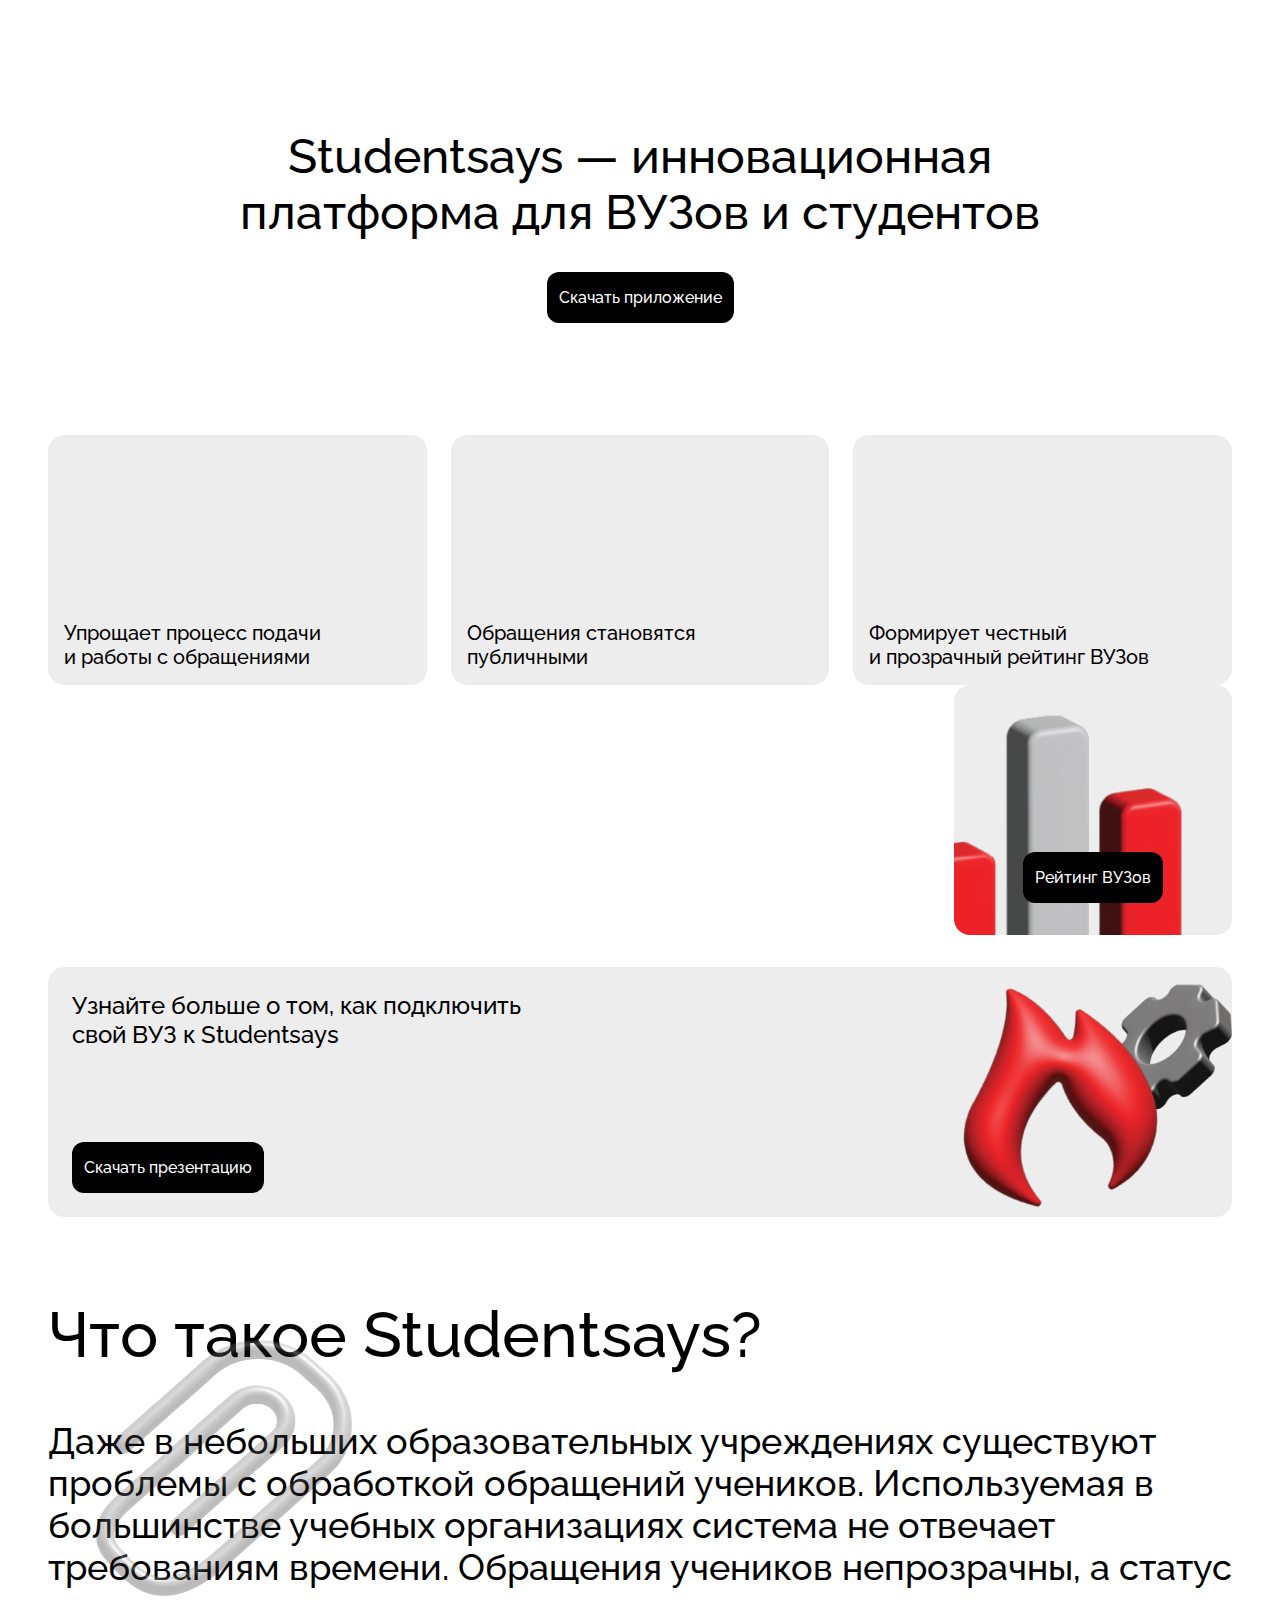
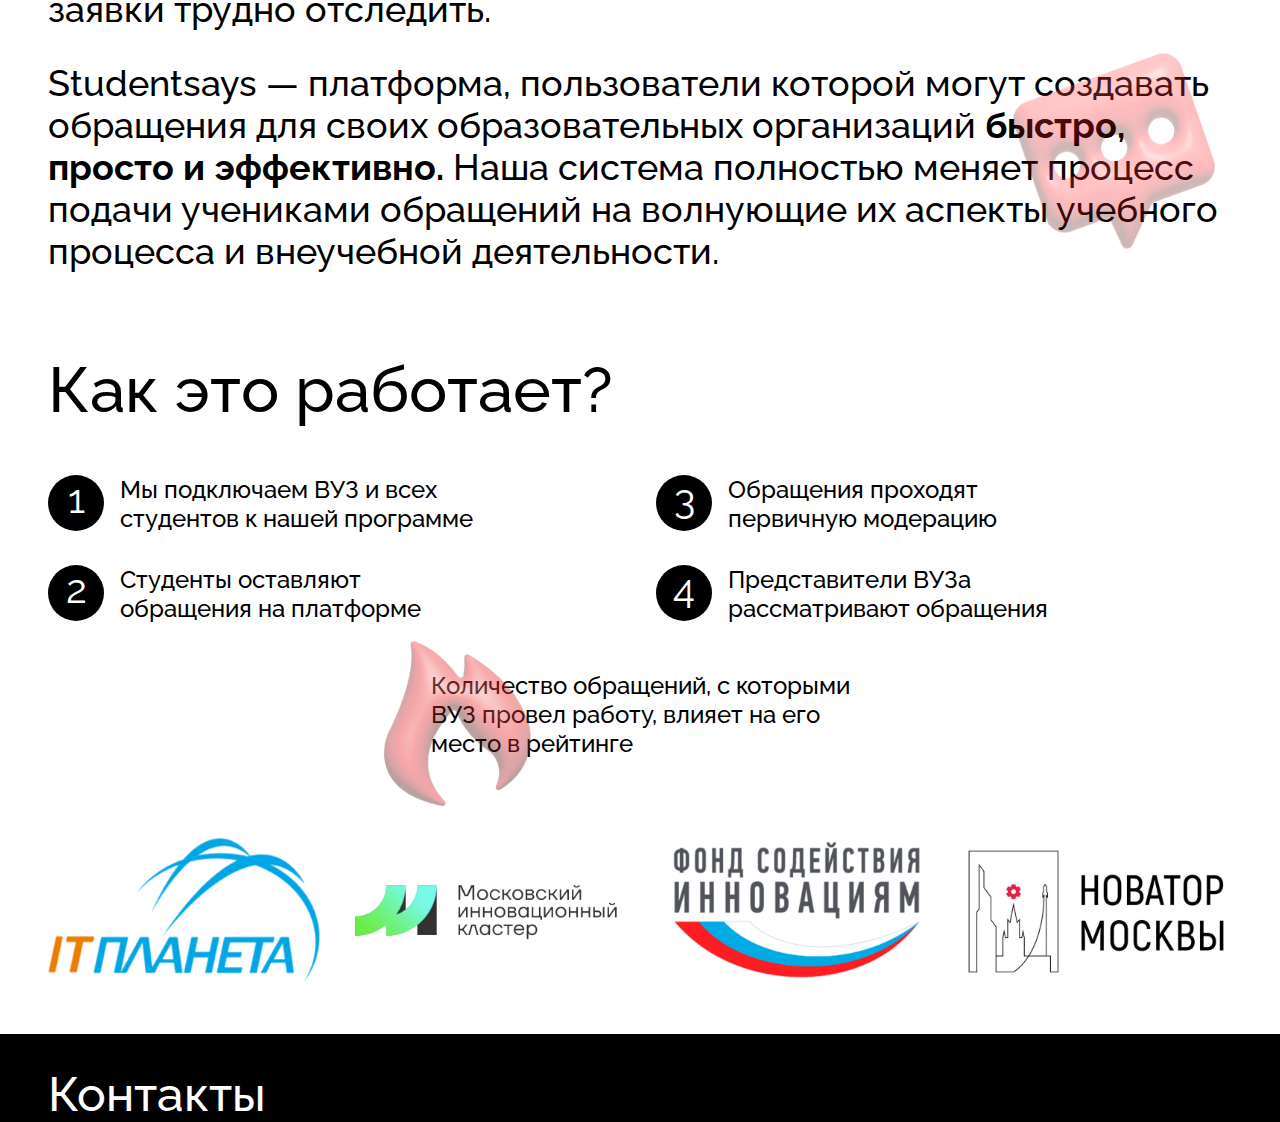
<file: landing.html>
<!DOCTYPE html>
<html lang="en">
  <head>
    <link
      rel="shortcut icon"
      href="./media/images/favicon-32x32.png"
      type="image/x-icon"
    />
    <meta charset="UTF-8" />
    <meta name="viewport" content="width=device-width, initial-scale=1.0" />
    <title>Studentsays</title>
    <link rel="stylesheet" href="./media/styles/landing_style.css" />
    <link rel="preconnect" href="https://fonts.googleapis.com" />
    <link rel="preconnect" href="https://fonts.gstatic.com" crossorigin />
    <link
      href="https://fonts.googleapis.com/css2?family=Raleway:ital,wght@0,100..900;1,100..900&display=swap"
      rel="stylesheet"
    />
  </head>
  <body>
    <section class="main-body">
      <div class="header-div">
        <div>
          <p class="header-text">
            Studentsays — инновационная <br />
            платформа для ВУЗов и студентов
          </p>
        </div>
        <div class="display-center">
          <button class="default-button">Скачать приложение</button>
        </div>
      </div>
      <div class="benefits-div">
        <div class="benefits-block-1">
          <p>
            Упрощает процесс подачи <br />
            и работы с обращениями
          </p>
        </div>
        <div class="benefits-block-2">
          <p>
            Обращения становятся <br />
            публичными
          </p>
        </div>
        <div class="benefits-block-3">
          <p>
            Формирует честный <br />
            и прозрачный рейтинг ВУЗов
          </p>
        </div>
      </div>
      <div class="info-div">
        <div class="info-block-1">
          <div class="info-block-1-text-div">
            <p class="info-block-1-text-header">
              Studentsays <span style="font-weight: bold">для студентов</span>
            </p>
            <p>
              Улучшайте качество вашего образовательного процесса <br />
              быстро и эффективно: оставляйте обращения и следите <br />
              за решением проблем в вашем ВУЗе онлайн
            </p>
          </div>
        </div>
        <div class="info-block-2">
          <button class="default-button">Рейтинг ВУЗов</button>
        </div>
      </div>
      <div class="more-div">
        <div class="more-block">
          <p>
            Узнайте больше о том, как подключить <br />свой ВУЗ к Studentsays
          </p>
          <button class="default-button">Скачать презентацию</button>
        </div>
      </div>
      <div class="about-div">
        <h1 class="about-header">Что такое Studentsays?</h1>

        <img
          class="about-img-clip"
          src="./media/images/3d_clip.png"
          alt="3d_clip"
        />

        <img
          class="about-img-comment"
          src="./media/images/3d_comment.png"
          alt="3d_comment"
        />

        <p class="about-text">
          Даже в небольших образовательных учреждениях существуют проблемы с
          обработкой обращений учеников. Используемая в большинстве учебных
          организациях система не отвечает требованиям времени. Обращения
          учеников непрозрачны, а статус заявки трудно отследить.
        </p>
        <p class="about-text">
          Studentsays — платформа, пользователи которой могут создавать
          обращения для своих образовательных организаций
          <span style="font-weight: bold"> быстро, просто и эффективно. </span>
          Наша система полностью меняет процесс подачи учениками обращений на
          волнующие их аспекты учебного процесса и внеучебной деятельности.
        </p>
      </div>
      <div class="how-div">
        <h1 class="how-header">Как это работает?</h1>
        <!-- <img
          class="how-to-setting-img"
          src="./media/images/3d_setting.png"
          alt="3d_setting"
        /> -->
        <div class="how-to-steps-div">
          <div class="how-to-step-1">
            <p class="step-number">1</p>
            <p class="step-text">
              Мы подключаем ВУЗ и всех <br />
              студентов к нашей программе
            </p>
          </div>
          <div class="how-to-step-2">
            <p class="step-number">3</p>
            <p class="step-text">
              Обращения проходят <br />
              первичную модерацию
            </p>
          </div>
          <div class="how-to-step-3">
            <p class="step-number">2</p>
            <p class="step-text">
              Студенты оставляют <br />
              обращения на платформе
            </p>
          </div>
          <div class="how-to-step-4">
            <p class="step-number">4</p>
            <p class="step-text">
              Представители ВУЗа <br />
              рассматривают обращения
            </p>
          </div>
        </div>

        <div class="how-to-important">
          <div>
            <img
              class="how-to-important-img"
              src="./media/images/3d_fire.png"
              alt="fire"
            />
            <p class="how-to-important-text">
              Количество обращений, с которыми <br />
              ВУЗ провел работу, влияет на его <br />
              место в рейтинге
            </p>
          </div>
        </div>
      </div>
      <div class="achievements-div">
        <div class="achievements-block-1">
          <img src="./media/images/itplanet.png" alt="ITПЛАНЕТА" />
        </div>
        <div class="achievements-block-2">
          <img
            src="./media/images/mic.png"
            alt="Московский Иновационный Кластер"
          />
        </div>
        <div class="achievements-block-3">
          <img
            src="./media/images/fasie.png"
            alt="Фонд Содействия Инновациям"
          />
        </div>
        <div class="achievements-block-4">
          <img src="./media/images/novator.png" alt="Новатор Москвы" />
        </div>
      </div>
    </section>
    <div class="footer">
      <div class="footer-box">
        <div>
          <p class="footer-header">Контакты</p>
        </div>
      </div>
    </div>
  </body>
</html>
</file>
<file: media/styles/landing_style.css>
* {
  padding: 0;
  margin: 0;
  font-family: "Raleway", sans-serif;
}

.main-body {
  max-width: 1280px;
  margin: 0 auto;
  padding: 3rem;
}

.header-text {
  font-weight: 500;
  font-size: 48px;
  text-align: center;
  margin: 5rem 0 2rem 0;
}

.display-center {
  display: flex;
  justify-content: center;
}

.default-button {
  border: none;
  background-color: black;
  color: white;
  font-weight: 500;
  font-size: 1rem;
  padding: 1rem 0.75rem;
  border-radius: 0.75rem;
}

.benefits-div {
  display: grid;
  grid-template-columns: repeat(3, 1fr);
  grid-template-rows: 1fr;
  grid-column-gap: 1.5rem;
  grid-row-gap: 0px;
  margin-top: 7rem;
}

.benefits-block-1 {
  grid-area: 1 / 1 / 2 / 2;
  background-color: #ededed;
  width: 100%;
  height: 250px;
  border-radius: 1rem;
  position: relative;
}

.benefits-block-1 p,
.benefits-block-2 p,
.benefits-block-3 p {
  position: absolute;
  bottom: 0;
  left: 0;
  margin: 1rem;
  font-weight: 500;
  font-size: 1.25rem;
}

.benefits-block-2 {
  grid-area: 1 / 2 / 2 / 3;
  background-color: #ededed;
  width: 100%;
  height: 250px;
  border-radius: 1rem;
  position: relative;
}

.benefits-block-3 {
  grid-area: 1 / 3 / 2 / 4;
  background-color: #ededed;
  width: 100%;
  height: 250px;
  border-radius: 1rem;
  position: relative;
}

.info-div {
  display: grid;
  grid-template-columns: repeat(4, 1fr);
  grid-template-rows: 1fr;
  grid-column-gap: 1.5rem;
  grid-row-gap: 0px;
  margin-bottom: 2rem;
}

.info-block-1 {
  grid-area: 1 / 1 / 2 / 4;
  /* background-image: url("../images/info-background.png");
  background-size: cover;
  background-repeat: no-repeat; */
  width: 100%;
  height: 250px;
  border-radius: 1rem;
  position: relative;
}

.info-block-1-text-div {
  position: absolute;
  bottom: 0;
  margin: 1.5rem;
  color: white;
  font-weight: 500;
}

.info-block-1-text-header {
  font-size: 1.5rem;
  margin-bottom: 1rem;
}

.info-block-2 {
  grid-area: 1 / 4 / 2 / 5;
  background-color: #ededed;
  width: 100%;
  height: 250px;
  border-radius: 1rem;
  position: relative;
  display: flex;
  justify-content: center;
  background-image: url("../images/rating.png");
  background-size: cover;
  background-repeat: no-repeat;
}

.info-block-2 button {
  position: absolute;
  bottom: 0;
  margin-bottom: 2rem;
}

.more-div {
  display: grid;
  grid-template-columns: 1fr;
  grid-template-rows: 1fr;
  grid-column-gap: 0px;
  grid-row-gap: 0px;
}

.more-block {
  grid-area: 1 / 1 / 2 / 2;
  background-color: #ededed;
  width: 100%;
  height: 250px;
  border-radius: 1rem;
  position: relative;
  background-image: url("../images/fire\ and\ settings.png");
  background-position: right;
  background-size: 19rem;
  background-repeat: no-repeat;
}

.more-block p {
  /* bottom: 0; */
  margin: 1.5rem;
  font-size: 1.5rem;
  font-weight: 500;
}

.more-block button {
  position: absolute;
  bottom: 0;
  margin: 1.5rem;
}

.about-header,
.how-header {
  font-weight: 500;
  font-size: 4rem;
  margin: 5rem 0 3rem 0;
}

.about-div,
.how-div {
  position: relative;
}

.about-text {
  font-weight: 500;
  font-size: 2.25rem;
  margin-bottom: 2rem;
}

.about-img-clip {
  position: absolute;
  margin: -5rem 0 0 3rem;
  opacity: 0.3;
  width: 16rem;
  height: 16rem;
}

/* .how-to-setting-img {
  position: absolute;
  right: 0;
  margin: -10rem 0 0 0;
  opacity: 0.3;
  width: 16rem;
  height: 16rem;
} */

.about-img-comment {
  position: absolute;
  bottom: 0;
  right: 0;
  margin: -5rem 0 0 3rem;
  width: 14rem;
  height: 14rem;
}

.how-to-steps-div {
  display: grid;
  grid-template-columns: repeat(2, 1fr);
  grid-template-rows: repeat(2, 1fr);
  grid-column-gap: 2rem;
  grid-row-gap: 2rem;
}

.how-to-step-1 {
  grid-area: 1 / 1 / 2 / 2;
  display: flex;
}
.how-to-step-2 {
  grid-area: 1 / 2 / 2 / 3;
  display: flex;
}
.how-to-step-3 {
  grid-area: 2 / 1 / 3 / 2;
  display: flex;
}
.how-to-step-4 {
  grid-area: 2 / 2 / 3 / 3;
  display: flex;
}

.how-to-step-1,
.how-to-step-2,
.how-to-step-3,
.how-to-step-4 {
  position: relative;
}

.step-img {
  display: none;
  position: absolute;
  left: 30%;
  margin-top: -0.25rem;
  opacity: 0.3;
}

.step-number {
  color: white;
  background-color: black;
  width: 3.5rem;
  height: 3.5rem;
  font-size: 2.5rem;
  text-align: center;
  border-radius: 10rem;
  margin-right: 1rem;
}

.step-text {
  font-weight: 500;
  font-size: 1.5rem;
}

.how-to-important {
  display: flex;
  justify-content: center;
  position: relative;
}

.how-to-important-text {
  font-weight: 500;
  font-size: 1.5rem;
  margin-top: 3rem;
}

.how-to-important-img {
  position: absolute;
  margin: -0.5rem 0 0 -5rem;
}

.achievements-div {
  display: grid;
  grid-template-columns: repeat(4, 1fr);
  grid-template-rows: 1fr;
  grid-column-gap: 2rem;
  grid-row-gap: 0px;
  margin-top: 5rem;
}

.achievements-div img {
  width: 100%;
}

.achievements-block-1 {
  grid-area: 1 / 1 / 2 / 2;
}
.achievements-block-2 {
  grid-area: 1 / 2 / 2 / 3;
}
.achievements-block-3 {
  grid-area: 1 / 3 / 2 / 4;
}
.achievements-block-4 {
  grid-area: 1 / 4 / 2 / 5;
}

.footer {
  background-color: black;
  width: 100%;
}

.footer-box {
  max-width: 1280px;
  margin: 0 auto;
  padding-left: 3rem;
}

.footer-header {
  color: white;
  font-weight: 500;
  font-size: 3rem;
  padding-top: 2rem;
}

.benefits-slider swiper-slide {
  background-color: #ededed;
  width: 100%;
  height: 250px;
  border-radius: 1rem;
  position: relative;
  margin: 7rem 0 2rem 0;
  background-size: cover;
  background-repeat: no-repeat;
}

.benefits-slider swiper-slide p {
  position: absolute;
  bottom: 0;
  left: 0;
  margin: 1.5rem;
  font-weight: 500;
  font-size: 1.25rem;
}

.swiper-slide-img {
  /* background-image: url("../images/info-background.png"); */
  background-size: cover;
  background-repeat: no-repeat;
  background-position: center;
  width: 50px;
  height: 100%;
  border-radius: 1rem;
  position: relative;
}

.mySwiper4 {
  width: auto;
  height: 250px;
  border-radius: 1rem;
}

.footer-box-text {
  display: flex;
  margin-top: 1rem;
}

.footer-box-text a {
  color: #ededed;
  text-decoration: none;
}

.designer-credits {
  color: #a7a4a4;
  text-align: center;
  padding: 3rem 0 1rem 0;
}

.footer-icon {
  width: 1rem;
  height: 1rem;
  margin-right: 0.5rem;
}

.swiper-pagination-bullet-active {
  background-color: #cc2222 !important;
}

.swiper-slide-logo {
  margin-top: 7rem;
}

.swiper-slide-logo img {
  width: 100%;
  height: 100%;
}

@media (max-width: 768px) {
  .info-block-2 {
    display: none;
  }
  .info-block-1 {
    grid-area: 1 / 1 / 2 / 5;
  }

  .about-header,
  .how-header {
    font-size: 3rem;
  }

  .about-text {
    font-size: 1.5rem;
  }

  .step-text {
    font-size: 1rem;
  }

  .step-number {
    font-size: 1.5rem;
    width: 2.25rem;
    height: 2.25rem;
  }

  .how-to-important-img {
    width: 8rem;
    height: 8rem;
    margin-top: 0.5rem;
  }

  .footer-header {
    font-size: 2.5rem;
  }
}

@media (max-width: 425px) {
  .benefits-slider swiper-slide {
    margin-top: 2rem;
  }

  .step-img {
    display: block;
    height: 3rem;
  }

  .main-body {
    padding: 1.5rem;
  }

  .footer-box {
    padding-left: 1.5rem;
  }

  .benefits-slider swiper-slide p,
  .more-block p,
  .info-block-1-text-header {
    font-size: 1rem;
  }

  .header-text {
    font-size: 2.25rem;
  }

  .info-block-1-text-description {
    font-size: 0.75rem;
  }

  .about-header,
  .how-header {
    font-size: 2rem;
    margin: 2rem 0 2rem 0;
  }

  .about-text {
    font-size: 1rem;
    line-height: 1.5rem;
  }

  .step-text {
    font-size: 0.75rem;
  }

  .step-number {
    font-size: 1rem;
    width: 1.25rem;
    height: 1.25rem;
    margin-right: 0.5rem;
  }

  .how-to-important-text {
    font-size: 1rem;
  }

  .step-number {
    display: none;
  }
}

@media (max-width: 320px) {
  .header-text {
    font-size: 1.75rem;
  }

  .step-img {
    left: 25%;
    margin-top: 0rem;
  }

  .how-to-important-img {
    margin: 1.5rem 0 0 -1.75rem;
    width: 5rem;
    height: 5rem;
  }
}
</file>
